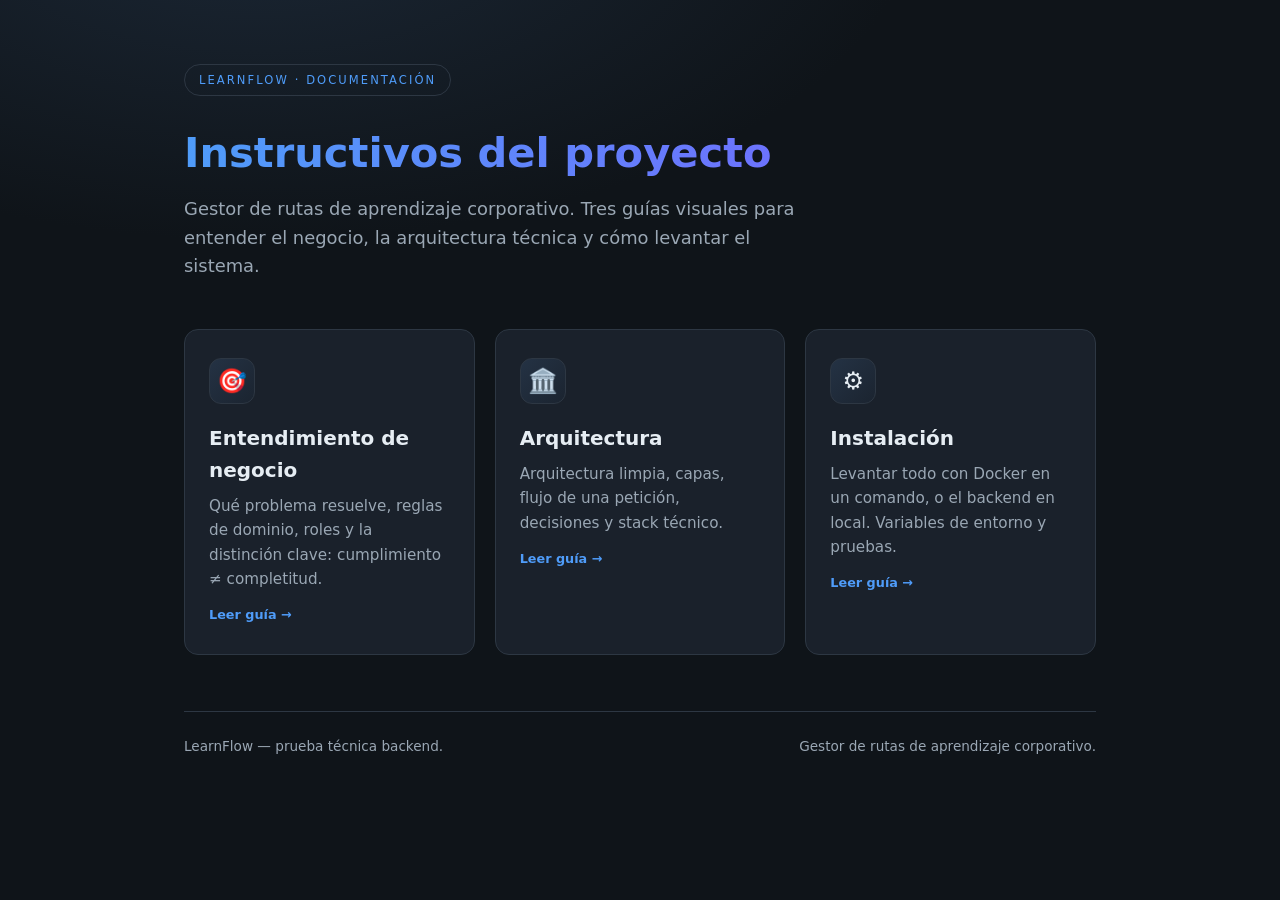
<file: docs/html/index.html>
<!DOCTYPE html>
<html lang="es">
<head>
<meta charset="UTF-8">
<meta name="viewport" content="width=device-width, initial-scale=1.0">
<title>LearnFlow — Instructivos</title>
<style>
  :root{
    --bg:#0f1419; --panel:#1a212b; --panel2:#222b38; --ink:#e6edf3; --muted:#9aa7b4;
    --brand:#4f9cf9; --brand2:#7c5cff; --ok:#3fb950; --warn:#d29922; --line:#2d3743;
    --radius:14px; --shadow:0 8px 30px rgba(0,0,0,.35);
  }
  *{box-sizing:border-box}
  body{margin:0;font-family:'Segoe UI',system-ui,-apple-system,sans-serif;
    background:radial-gradient(1200px 600px at 20% -10%,#1b2735 0%,var(--bg) 55%);
    color:var(--ink);line-height:1.6;min-height:100vh}
  .wrap{max-width:960px;margin:0 auto;padding:64px 24px}
  .badge{display:inline-block;font-size:.72rem;letter-spacing:.18em;text-transform:uppercase;
    color:var(--brand);border:1px solid var(--line);padding:6px 14px;border-radius:999px;margin-bottom:24px}
  h1{font-size:2.6rem;margin:0 0 8px;font-weight:800;
    background:linear-gradient(90deg,var(--brand),var(--brand2));-webkit-background-clip:text;
    background-clip:text;color:transparent}
  .lead{color:var(--muted);font-size:1.12rem;max-width:640px;margin:0 0 48px}
  .grid{display:grid;grid-template-columns:repeat(auto-fit,minmax(240px,1fr));gap:20px}
  a.card{display:block;text-decoration:none;color:inherit;background:var(--panel);
    border:1px solid var(--line);border-radius:var(--radius);padding:28px 24px;
    transition:transform .15s ease,border-color .15s ease,box-shadow .15s ease}
  a.card:hover{transform:translateY(-4px);border-color:var(--brand);box-shadow:var(--shadow)}
  .ic{width:46px;height:46px;border-radius:12px;display:grid;place-items:center;font-size:1.5rem;
    margin-bottom:18px;background:linear-gradient(135deg,#243244,#1b2430);border:1px solid var(--line)}
  .card h2{margin:0 0 8px;font-size:1.25rem}
  .card p{margin:0;color:var(--muted);font-size:.95rem}
  .meta{margin-top:14px;font-size:.8rem;color:var(--brand);font-weight:600}
  footer{margin-top:56px;padding-top:24px;border-top:1px solid var(--line);
    color:var(--muted);font-size:.85rem;display:flex;justify-content:space-between;flex-wrap:wrap;gap:8px}
  footer a{color:var(--brand);text-decoration:none}
</style>
</head>
<body>
<div class="wrap">
  <span class="badge">LearnFlow · Documentación</span>
  <h1>Instructivos del proyecto</h1>
  <p class="lead">Gestor de rutas de aprendizaje corporativo. Tres guías visuales para
    entender el negocio, la arquitectura técnica y cómo levantar el sistema.</p>

  <div class="grid">
    <a class="card" href="negocio.html">
      <div class="ic">🎯</div>
      <h2>Entendimiento de negocio</h2>
      <p>Qué problema resuelve, reglas de dominio, roles y la distinción clave: cumplimiento ≠ completitud.</p>
      <div class="meta">Leer guía →</div>
    </a>
    <a class="card" href="arquitectura.html">
      <div class="ic">🏛️</div>
      <h2>Arquitectura</h2>
      <p>Arquitectura limpia, capas, flujo de una petición, decisiones y stack técnico.</p>
      <div class="meta">Leer guía →</div>
    </a>
    <a class="card" href="instalacion.html">
      <div class="ic">⚙️</div>
      <h2>Instalación</h2>
      <p>Levantar todo con Docker en un comando, o el backend en local. Variables de entorno y pruebas.</p>
      <div class="meta">Leer guía →</div>
    </a>
  </div>

  <footer>
    <span>LearnFlow — prueba técnica backend.</span>
    <span>Gestor de rutas de aprendizaje corporativo.</span>
  </footer>
</div>
</body>
</html>
</file>
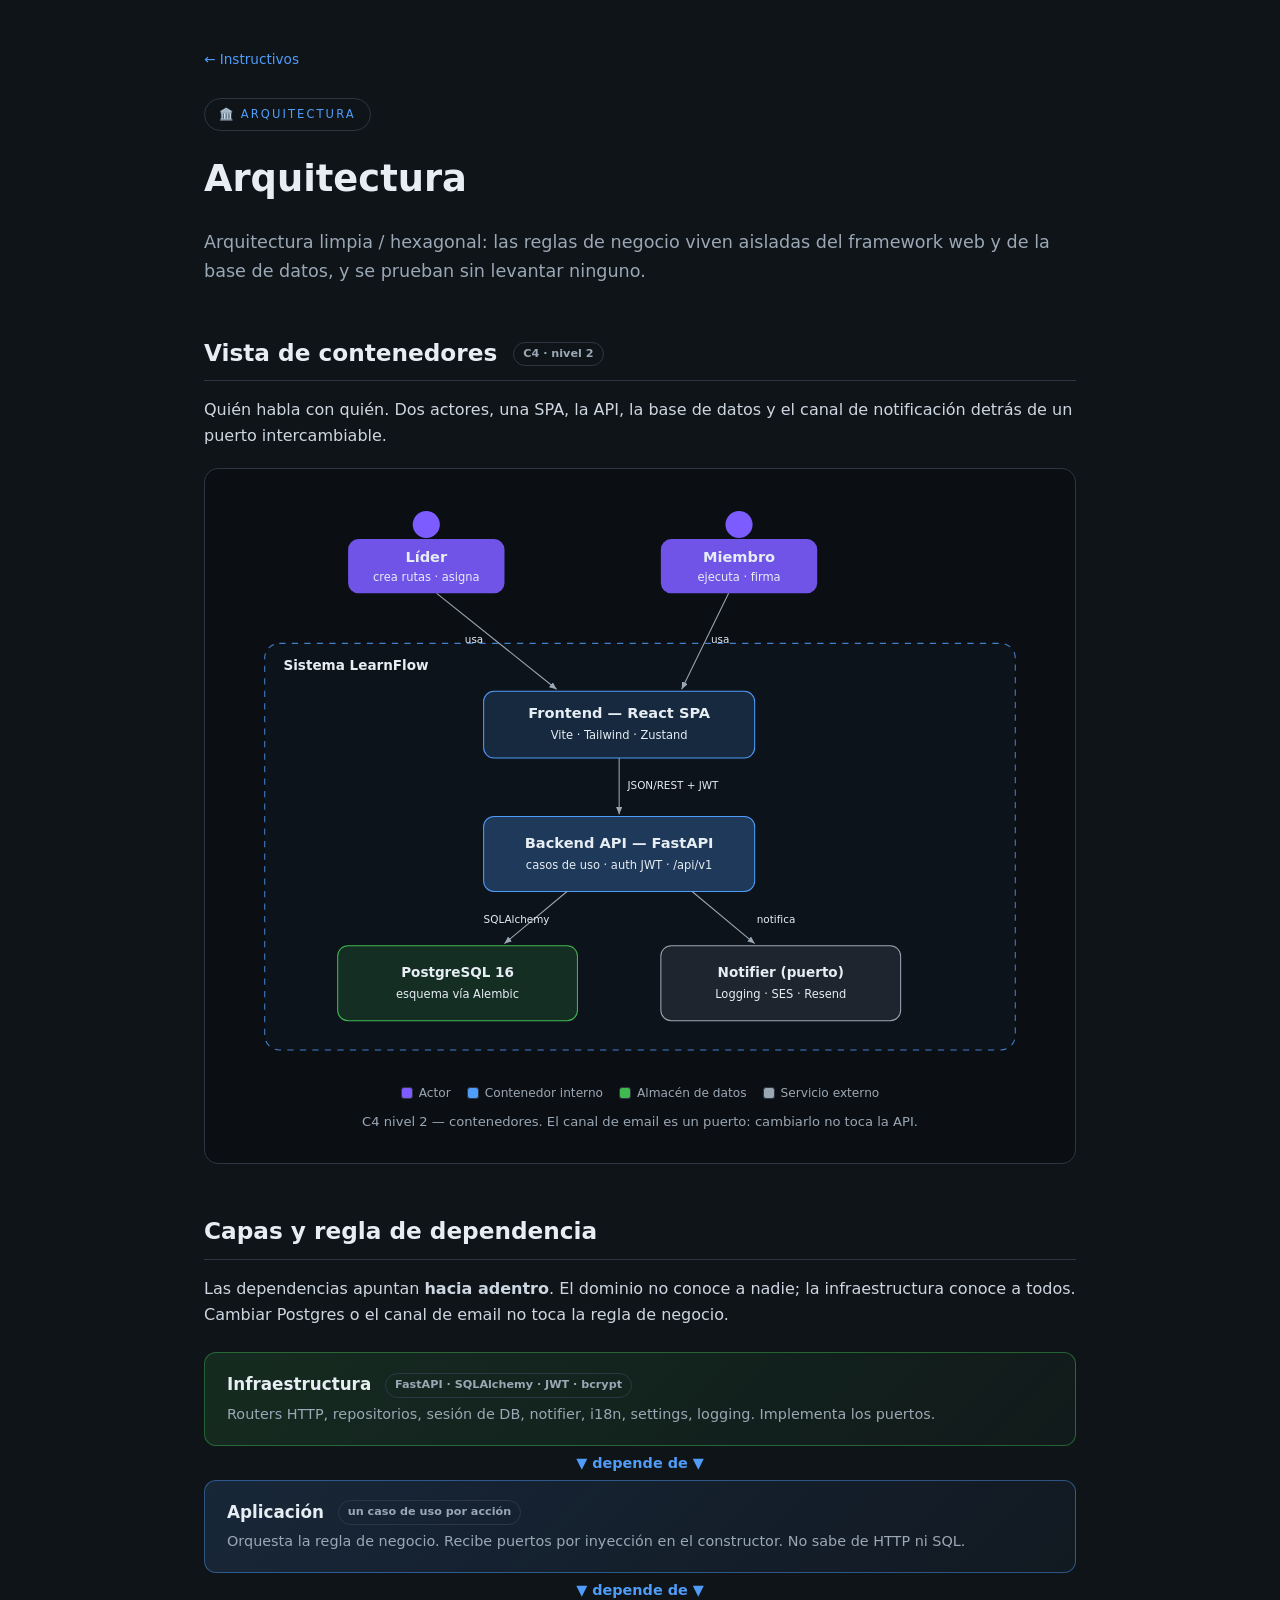
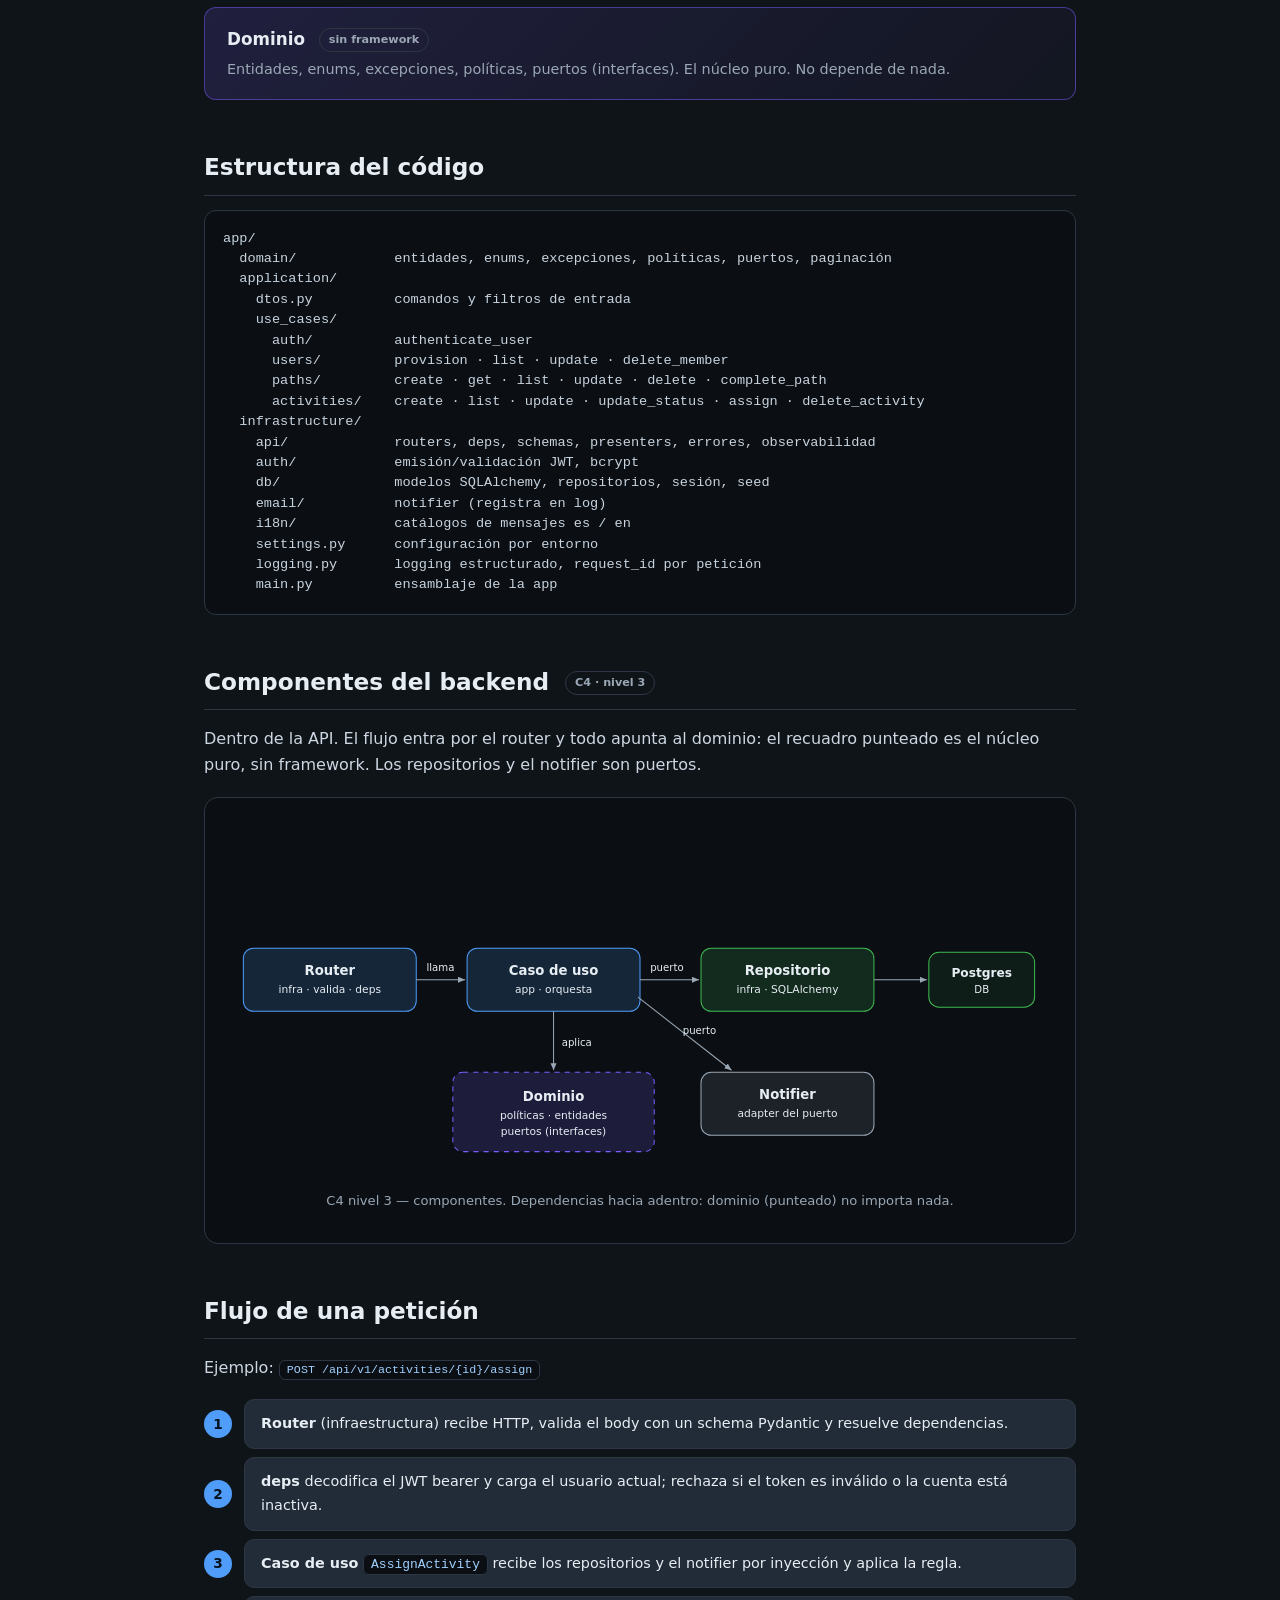
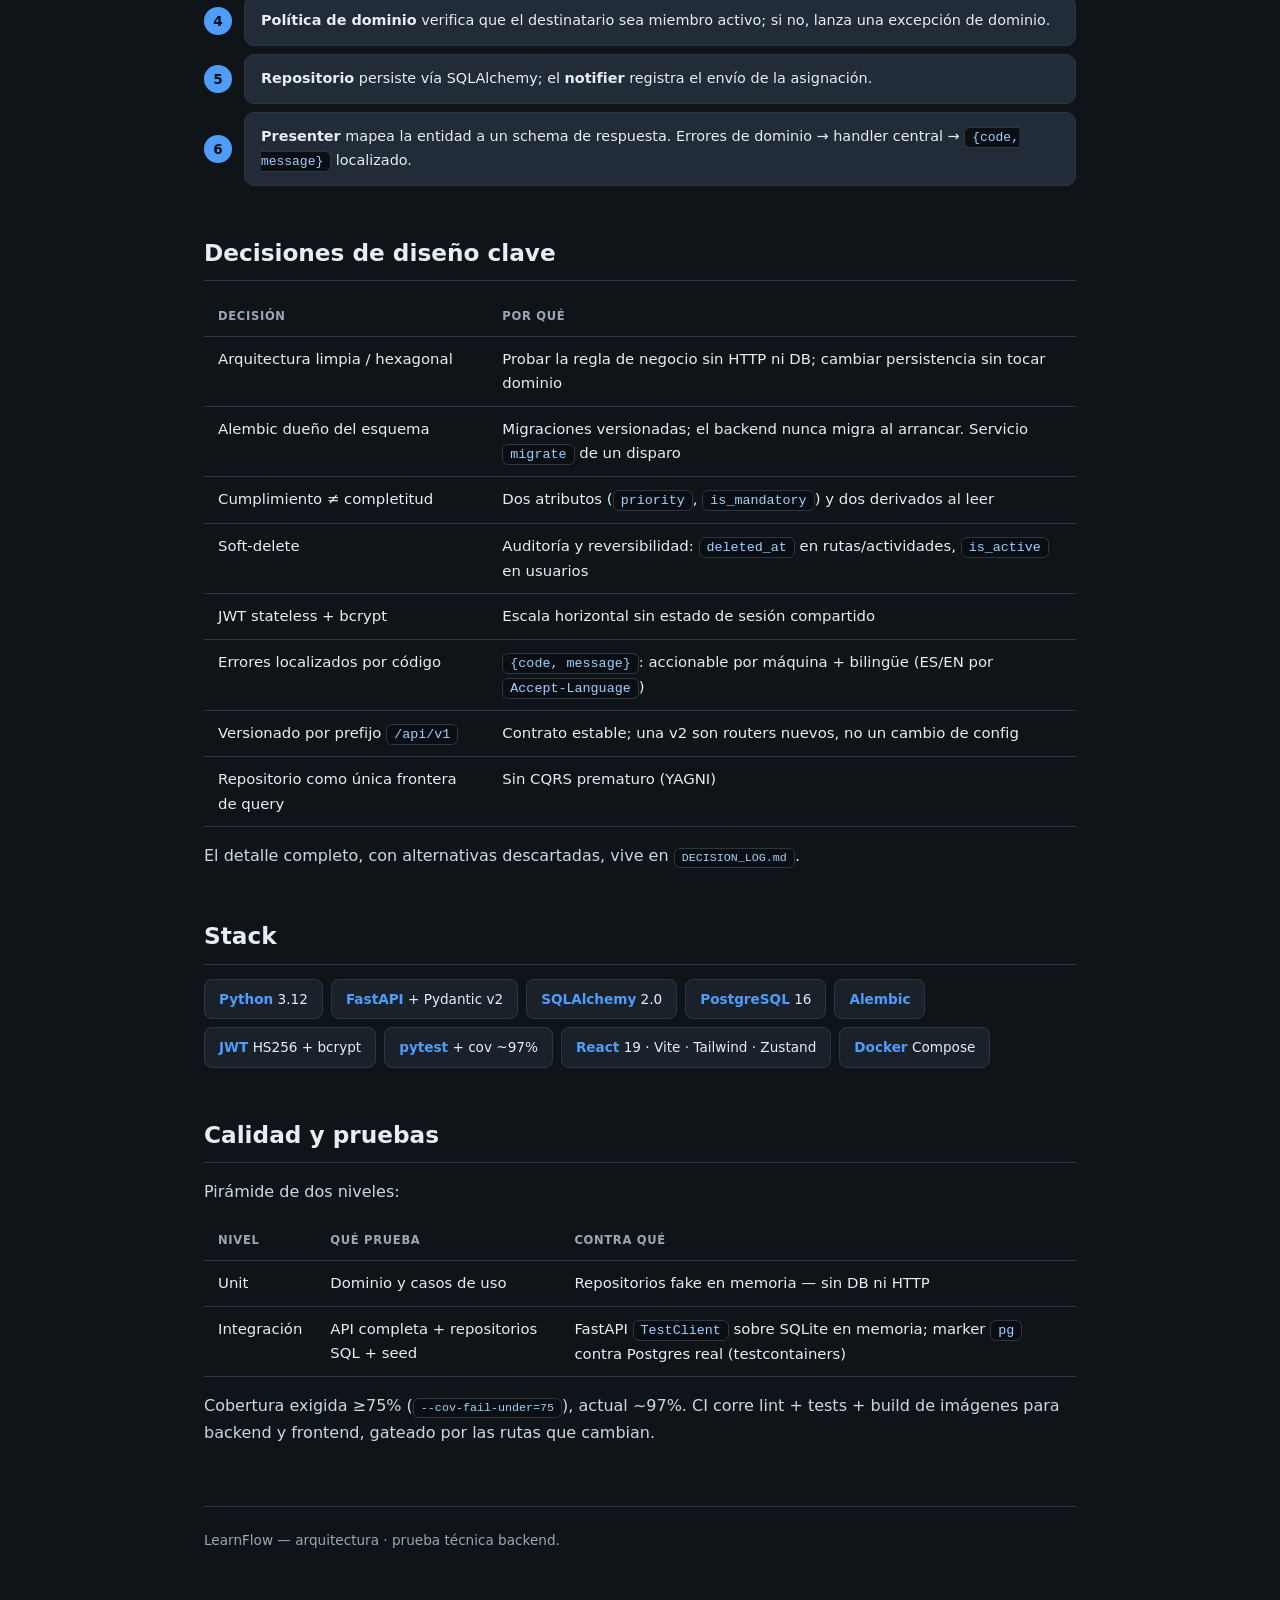
<file: docs/html/arquitectura.html>
<!DOCTYPE html>
<html lang="es">
<head>
<meta charset="UTF-8">
<meta name="viewport" content="width=device-width, initial-scale=1.0">
<title>LearnFlow — Arquitectura</title>
<style>
  :root{
    --bg:#0f1419; --panel:#1a212b; --panel2:#222b38; --ink:#e6edf3; --muted:#9aa7b4;
    --brand:#4f9cf9; --brand2:#7c5cff; --ok:#3fb950; --line:#2d3743; --radius:14px;
    --dom:#7c5cff; --app:#4f9cf9; --inf:#3fb950;
  }
  *{box-sizing:border-box}
  body{margin:0;font-family:'Segoe UI',system-ui,sans-serif;
    background:radial-gradient(1200px 600px at 80% -10%,#1b2735 0%,var(--bg) 55%);
    color:var(--ink);line-height:1.65}
  .wrap{max-width:920px;margin:0 auto;padding:48px 24px 80px}
  nav{font-size:.85rem;margin-bottom:28px}
  nav a{color:var(--brand);text-decoration:none}
  .badge{display:inline-block;font-size:.72rem;letter-spacing:.18em;text-transform:uppercase;
    color:var(--brand);border:1px solid var(--line);padding:6px 14px;border-radius:999px;margin-bottom:18px}
  h1{font-size:2.3rem;margin:0 0 10px;font-weight:800}
  h2{font-size:1.45rem;margin:48px 0 14px;padding-bottom:8px;border-bottom:1px solid var(--line)}
  h3{font-size:1.05rem;margin:22px 0 8px;color:var(--brand)}
  p,li{color:#cdd7e1}
  .lead{color:var(--muted);font-size:1.1rem}
  code{background:#0b0f14;border:1px solid var(--line);border-radius:6px;padding:2px 7px;font-size:.9em;color:#9fd0ff}
  .panel{background:var(--panel);border:1px solid var(--line);border-radius:var(--radius);padding:22px 24px;margin:18px 0}
  /* layered diagram */
  .layers{margin:24px 0}
  .layer{border-radius:12px;padding:18px 22px;margin:0 0 6px;border:1px solid var(--line);position:relative}
  .layer h3{margin:0 0 4px;color:inherit}
  .layer p{margin:0;font-size:.9rem;color:var(--muted)}
  .l-inf{background:linear-gradient(135deg,rgba(63,185,80,.14),rgba(63,185,80,.04));border-color:rgba(63,185,80,.45)}
  .l-app{background:linear-gradient(135deg,rgba(79,156,249,.14),rgba(79,156,249,.04));border-color:rgba(79,156,249,.45)}
  .l-dom{background:linear-gradient(135deg,rgba(124,92,255,.16),rgba(124,92,255,.04));border-color:rgba(124,92,255,.5)}
  .dep{text-align:center;color:var(--brand);font-weight:700;margin:4px 0;font-size:.9rem}
  .tag{display:inline-block;font-size:.7rem;padding:2px 9px;border-radius:999px;border:1px solid var(--line);
    color:var(--muted);margin-left:8px;vertical-align:middle}
  /* flow */
  .flow{display:flex;flex-direction:column;gap:8px;margin:18px 0}
  .frow{display:flex;align-items:center;gap:12px}
  .fbox{flex:1;background:var(--panel2);border:1px solid var(--line);border-radius:10px;padding:12px 16px;font-size:.9rem}
  .fnum{width:28px;height:28px;border-radius:50%;background:var(--brand);color:#04121f;display:grid;
    place-items:center;font-weight:800;flex:none;font-size:.85rem}
  /* C4 diagrams */
  .diagram{background:#0b0f14;border:1px solid var(--line);border-radius:var(--radius);
    padding:18px;margin:18px 0;overflow-x:auto}
  .diagram svg{display:block;width:100%;height:auto;min-width:560px}
  .diagram text{font-family:'Segoe UI',system-ui,sans-serif;fill:var(--ink)}
  .caption{color:var(--muted);font-size:.82rem;margin-top:8px;text-align:center}
  .legend{display:flex;flex-wrap:wrap;gap:16px;justify-content:center;margin:12px 0 2px;
    font-size:.76rem;color:var(--muted)}
  .legend span{display:inline-flex;align-items:center;gap:6px}
  .legend i{width:12px;height:12px;border-radius:3px;display:inline-block;border:1px solid var(--line)}
  table{width:100%;border-collapse:collapse;margin:16px 0;font-size:.93rem}
  th,td{text-align:left;padding:10px 14px;border-bottom:1px solid var(--line);vertical-align:top}
  th{color:var(--muted);font-weight:600;text-transform:uppercase;font-size:.72rem;letter-spacing:.06em}
  pre{background:#0b0f14;border:1px solid var(--line);border-radius:12px;padding:18px;overflow:auto;
    font-size:.85rem;color:#c8d3de;line-height:1.5}
  .stack{display:flex;flex-wrap:wrap;gap:8px;margin:14px 0}
  .chip{background:var(--panel);border:1px solid var(--line);border-radius:8px;padding:8px 14px;font-size:.85rem}
  .chip b{color:var(--brand)}
  footer{margin-top:60px;padding-top:22px;border-top:1px solid var(--line);color:var(--muted);font-size:.85rem}
  footer a{color:var(--brand);text-decoration:none}
</style>
</head>
<body>
<div class="wrap">
  <nav><a href="index.html">← Instructivos</a></nav>
  <span class="badge">🏛️ Arquitectura</span>
  <h1>Arquitectura</h1>
  <p class="lead">Arquitectura limpia / hexagonal: las reglas de negocio viven aisladas del
    framework web y de la base de datos, y se prueban sin levantar ninguno.</p>

  <h2>Vista de contenedores <span class="tag">C4 · nivel 2</span></h2>
  <p>Quién habla con quién. Dos actores, una SPA, la API, la base de datos y el canal de
    notificación detrás de un puerto intercambiable.</p>
  <div class="diagram">
    <svg viewBox="0 0 800 560" role="img" aria-label="Diagrama de contenedores C4 de LearnFlow">
      <defs>
        <marker id="ah" markerWidth="9" markerHeight="9" refX="7" refY="3" orient="auto">
          <path d="M0,0 L7,3 L0,6 Z" fill="#9aa7b4"/>
        </marker>
      </defs>
      <!-- persons -->
      <g>
        <circle cx="195" cy="36" r="13" fill="#7c5cff"/>
        <rect x="120" y="50" width="150" height="52" rx="10" fill="#7c5cff" opacity="0.9"/>
        <text x="195" y="72" text-anchor="middle" font-size="14" font-weight="700" fill="#0b0f14">Líder</text>
        <text x="195" y="90" text-anchor="middle" font-size="11" fill="#0b0f14">crea rutas · asigna</text>
      </g>
      <g>
        <circle cx="495" cy="36" r="13" fill="#7c5cff"/>
        <rect x="420" y="50" width="150" height="52" rx="10" fill="#7c5cff" opacity="0.9"/>
        <text x="495" y="72" text-anchor="middle" font-size="14" font-weight="700" fill="#0b0f14">Miembro</text>
        <text x="495" y="90" text-anchor="middle" font-size="11" fill="#0b0f14">ejecuta · firma</text>
      </g>
      <!-- system boundary -->
      <rect x="40" y="150" width="720" height="390" rx="14" fill="rgba(79,156,249,0.04)"
        stroke="#4f9cf9" stroke-dasharray="6 6" opacity="0.8"/>
      <text x="58" y="176" font-size="13" font-weight="700" fill="#9aa7b4">Sistema LearnFlow</text>
      <!-- frontend -->
      <rect x="250" y="196" width="260" height="64" rx="10" fill="rgba(79,156,249,0.16)" stroke="#4f9cf9"/>
      <text x="380" y="222" text-anchor="middle" font-size="14" font-weight="700">Frontend — React SPA</text>
      <text x="380" y="242" text-anchor="middle" font-size="11" fill="#9aa7b4">Vite · Tailwind · Zustand</text>
      <!-- backend -->
      <rect x="250" y="316" width="260" height="72" rx="10" fill="rgba(79,156,249,0.28)" stroke="#4f9cf9"/>
      <text x="380" y="346" text-anchor="middle" font-size="14" font-weight="700">Backend API — FastAPI</text>
      <text x="380" y="366" text-anchor="middle" font-size="11" fill="#cdd7e1">casos de uso · auth JWT · /api/v1</text>
      <!-- db -->
      <rect x="110" y="440" width="230" height="72" rx="10" fill="rgba(63,185,80,0.16)" stroke="#3fb950"/>
      <text x="225" y="470" text-anchor="middle" font-size="13" font-weight="700">PostgreSQL 16</text>
      <text x="225" y="490" text-anchor="middle" font-size="11" fill="#9aa7b4">esquema vía Alembic</text>
      <!-- notifier -->
      <rect x="420" y="440" width="230" height="72" rx="10" fill="rgba(154,167,180,0.12)" stroke="#9aa7b4"/>
      <text x="535" y="470" text-anchor="middle" font-size="13" font-weight="700">Notifier (puerto)</text>
      <text x="535" y="490" text-anchor="middle" font-size="11" fill="#9aa7b4">Logging · SES · Resend</text>
      <!-- edges -->
      <line x1="205" y1="102" x2="320" y2="194" stroke="#9aa7b4" marker-end="url(#ah)"/>
      <text x="232" y="150" font-size="10" fill="#9aa7b4">usa</text>
      <line x1="485" y1="102" x2="440" y2="194" stroke="#9aa7b4" marker-end="url(#ah)"/>
      <text x="468" y="150" font-size="10" fill="#9aa7b4">usa</text>
      <line x1="380" y1="260" x2="380" y2="314" stroke="#9aa7b4" marker-end="url(#ah)"/>
      <text x="388" y="290" font-size="10" fill="#9aa7b4">JSON/REST + JWT</text>
      <line x1="330" y1="388" x2="270" y2="438" stroke="#9aa7b4" marker-end="url(#ah)"/>
      <text x="250" y="418" font-size="10" fill="#9aa7b4">SQLAlchemy</text>
      <line x1="450" y1="388" x2="510" y2="438" stroke="#9aa7b4" marker-end="url(#ah)"/>
      <text x="512" y="418" font-size="10" fill="#9aa7b4">notifica</text>
    </svg>
    <div class="legend">
      <span><i style="background:#7c5cff"></i>Actor</span>
      <span><i style="background:#4f9cf9"></i>Contenedor interno</span>
      <span><i style="background:#3fb950"></i>Almacén de datos</span>
      <span><i style="background:#9aa7b4"></i>Servicio externo</span>
    </div>
    <p class="caption">C4 nivel 2 — contenedores. El canal de email es un puerto: cambiarlo no toca la API.</p>
  </div>

  <h2>Capas y regla de dependencia</h2>
  <p>Las dependencias apuntan <strong>hacia adentro</strong>. El dominio no conoce a nadie; la
    infraestructura conoce a todos. Cambiar Postgres o el canal de email no toca la regla de negocio.</p>

  <div class="layers">
    <div class="layer l-inf">
      <h3>Infraestructura <span class="tag">FastAPI · SQLAlchemy · JWT · bcrypt</span></h3>
      <p>Routers HTTP, repositorios, sesión de DB, notifier, i18n, settings, logging. Implementa los puertos.</p>
    </div>
    <div class="dep">▼ depende de ▼</div>
    <div class="layer l-app">
      <h3>Aplicación <span class="tag">un caso de uso por acción</span></h3>
      <p>Orquesta la regla de negocio. Recibe puertos por inyección en el constructor. No sabe de HTTP ni SQL.</p>
    </div>
    <div class="dep">▼ depende de ▼</div>
    <div class="layer l-dom">
      <h3>Dominio <span class="tag">sin framework</span></h3>
      <p>Entidades, enums, excepciones, políticas, puertos (interfaces). El núcleo puro. No depende de nada.</p>
    </div>
  </div>

  <h2>Estructura del código</h2>
  <pre>app/
  domain/            entidades, enums, excepciones, políticas, puertos, paginación
  application/
    dtos.py          comandos y filtros de entrada
    use_cases/
      auth/          authenticate_user
      users/         provision · list · update · delete_member
      paths/         create · get · list · update · delete · complete_path
      activities/    create · list · update · update_status · assign · delete_activity
  infrastructure/
    api/             routers, deps, schemas, presenters, errores, observabilidad
    auth/            emisión/validación JWT, bcrypt
    db/              modelos SQLAlchemy, repositorios, sesión, seed
    email/           notifier (registra en log)
    i18n/            catálogos de mensajes es / en
    settings.py      configuración por entorno
    logging.py       logging estructurado, request_id por petición
    main.py          ensamblaje de la app</pre>

  <h2>Componentes del backend <span class="tag">C4 · nivel 3</span></h2>
  <p>Dentro de la API. El flujo entra por el router y todo apunta al dominio: el recuadro
    punteado es el núcleo puro, sin framework. Los repositorios y el notifier son puertos.</p>
  <div class="diagram">
    <svg viewBox="0 0 820 360" role="img" aria-label="Diagrama de componentes C4 del backend">
      <defs>
        <marker id="ah2" markerWidth="9" markerHeight="9" refX="7" refY="3" orient="auto">
          <path d="M0,0 L7,3 L0,6 Z" fill="#9aa7b4"/>
        </marker>
      </defs>
      <!-- router -->
      <rect x="20" y="130" width="170" height="62" rx="10" fill="rgba(79,156,249,0.16)" stroke="#4f9cf9"/>
      <text x="105" y="156" text-anchor="middle" font-size="13" font-weight="700">Router</text>
      <text x="105" y="174" text-anchor="middle" font-size="10.5" fill="#9aa7b4">infra · valida · deps</text>
      <!-- use case -->
      <rect x="240" y="130" width="170" height="62" rx="10" fill="rgba(79,156,249,0.16)" stroke="#4f9cf9"/>
      <text x="325" y="156" text-anchor="middle" font-size="13" font-weight="700">Caso de uso</text>
      <text x="325" y="174" text-anchor="middle" font-size="10.5" fill="#9aa7b4">app · orquesta</text>
      <!-- domain (core) -->
      <rect x="226" y="252" width="198" height="78" rx="10" fill="rgba(124,92,255,0.16)"
        stroke="#7c5cff" stroke-dasharray="5 5"/>
      <text x="325" y="280" text-anchor="middle" font-size="13" font-weight="700">Dominio</text>
      <text x="325" y="298" text-anchor="middle" font-size="10.5" fill="#cdd7e1">políticas · entidades</text>
      <text x="325" y="314" text-anchor="middle" font-size="10.5" fill="#cdd7e1">puertos (interfaces)</text>
      <!-- repository -->
      <rect x="470" y="130" width="170" height="62" rx="10" fill="rgba(63,185,80,0.16)" stroke="#3fb950"/>
      <text x="555" y="156" text-anchor="middle" font-size="13" font-weight="700">Repositorio</text>
      <text x="555" y="174" text-anchor="middle" font-size="10.5" fill="#9aa7b4">infra · SQLAlchemy</text>
      <!-- notifier -->
      <rect x="470" y="252" width="170" height="62" rx="10" fill="rgba(154,167,180,0.12)" stroke="#9aa7b4"/>
      <text x="555" y="278" text-anchor="middle" font-size="13" font-weight="700">Notifier</text>
      <text x="555" y="296" text-anchor="middle" font-size="10.5" fill="#9aa7b4">adapter del puerto</text>
      <!-- db -->
      <rect x="694" y="134" width="104" height="54" rx="10" fill="rgba(63,185,80,0.08)" stroke="#3fb950"/>
      <text x="746" y="158" text-anchor="middle" font-size="12" font-weight="700">Postgres</text>
      <text x="746" y="174" text-anchor="middle" font-size="10" fill="#9aa7b4">DB</text>
      <!-- edges -->
      <line x1="190" y1="161" x2="238" y2="161" stroke="#9aa7b4" marker-end="url(#ah2)"/>
      <text x="200" y="152" font-size="10" fill="#9aa7b4">llama</text>
      <line x1="410" y1="161" x2="468" y2="161" stroke="#9aa7b4" marker-end="url(#ah2)"/>
      <text x="420" y="152" font-size="10" fill="#9aa7b4">puerto</text>
      <line x1="640" y1="161" x2="692" y2="161" stroke="#9aa7b4" marker-end="url(#ah2)"/>
      <line x1="325" y1="192" x2="325" y2="250" stroke="#9aa7b4" marker-end="url(#ah2)"/>
      <text x="333" y="226" font-size="10" fill="#9aa7b4">aplica</text>
      <line x1="408" y1="178" x2="500" y2="250" stroke="#9aa7b4" marker-end="url(#ah2)"/>
      <text x="452" y="214" font-size="10" fill="#9aa7b4">puerto</text>
    </svg>
    <p class="caption">C4 nivel 3 — componentes. Dependencias hacia adentro: dominio (punteado) no importa nada.</p>
  </div>

  <h2>Flujo de una petición</h2>
  <p>Ejemplo: <code>POST /api/v1/activities/{id}/assign</code></p>
  <div class="flow">
    <div class="frow"><div class="fnum">1</div><div class="fbox"><b>Router</b> (infraestructura) recibe HTTP, valida el body con un schema Pydantic y resuelve dependencias.</div></div>
    <div class="frow"><div class="fnum">2</div><div class="fbox"><b>deps</b> decodifica el JWT bearer y carga el usuario actual; rechaza si el token es inválido o la cuenta está inactiva.</div></div>
    <div class="frow"><div class="fnum">3</div><div class="fbox"><b>Caso de uso</b> <code>AssignActivity</code> recibe los repositorios y el notifier por inyección y aplica la regla.</div></div>
    <div class="frow"><div class="fnum">4</div><div class="fbox"><b>Política de dominio</b> verifica que el destinatario sea miembro activo; si no, lanza una excepción de dominio.</div></div>
    <div class="frow"><div class="fnum">5</div><div class="fbox"><b>Repositorio</b> persiste vía SQLAlchemy; el <b>notifier</b> registra el envío de la asignación.</div></div>
    <div class="frow"><div class="fnum">6</div><div class="fbox"><b>Presenter</b> mapea la entidad a un schema de respuesta. Errores de dominio → handler central → <code>{code, message}</code> localizado.</div></div>
  </div>

  <h2>Decisiones de diseño clave</h2>
  <table>
    <tr><th>Decisión</th><th>Por qué</th></tr>
    <tr><td>Arquitectura limpia / hexagonal</td><td>Probar la regla de negocio sin HTTP ni DB; cambiar persistencia sin tocar dominio</td></tr>
    <tr><td>Alembic dueño del esquema</td><td>Migraciones versionadas; el backend nunca migra al arrancar. Servicio <code>migrate</code> de un disparo</td></tr>
    <tr><td>Cumplimiento ≠ completitud</td><td>Dos atributos (<code>priority</code>, <code>is_mandatory</code>) y dos derivados al leer</td></tr>
    <tr><td>Soft-delete</td><td>Auditoría y reversibilidad: <code>deleted_at</code> en rutas/actividades, <code>is_active</code> en usuarios</td></tr>
    <tr><td>JWT stateless + bcrypt</td><td>Escala horizontal sin estado de sesión compartido</td></tr>
    <tr><td>Errores localizados por código</td><td><code>{code, message}</code>: accionable por máquina + bilingüe (ES/EN por <code>Accept-Language</code>)</td></tr>
    <tr><td>Versionado por prefijo <code>/api/v1</code></td><td>Contrato estable; una v2 son routers nuevos, no un cambio de config</td></tr>
    <tr><td>Repositorio como única frontera de query</td><td>Sin CQRS prematuro (YAGNI)</td></tr>
  </table>
  <p>El detalle completo, con alternativas descartadas, vive en <code>DECISION_LOG.md</code>.</p>

  <h2>Stack</h2>
  <div class="stack">
    <div class="chip"><b>Python</b> 3.12</div>
    <div class="chip"><b>FastAPI</b> + Pydantic v2</div>
    <div class="chip"><b>SQLAlchemy</b> 2.0</div>
    <div class="chip"><b>PostgreSQL</b> 16</div>
    <div class="chip"><b>Alembic</b></div>
    <div class="chip"><b>JWT</b> HS256 + bcrypt</div>
    <div class="chip"><b>pytest</b> + cov ~97%</div>
    <div class="chip"><b>React</b> 19 · Vite · Tailwind · Zustand</div>
    <div class="chip"><b>Docker</b> Compose</div>
  </div>

  <h2>Calidad y pruebas</h2>
  <p>Pirámide de dos niveles:</p>
  <table>
    <tr><th>Nivel</th><th>Qué prueba</th><th>Contra qué</th></tr>
    <tr><td>Unit</td><td>Dominio y casos de uso</td><td>Repositorios fake en memoria — sin DB ni HTTP</td></tr>
    <tr><td>Integración</td><td>API completa + repositorios SQL + seed</td><td>FastAPI <code>TestClient</code> sobre SQLite en memoria; marker <code>pg</code> contra Postgres real (testcontainers)</td></tr>
  </table>
  <p>Cobertura exigida ≥75% (<code>--cov-fail-under=75</code>), actual ~97%. CI corre lint + tests +
    build de imágenes para backend y frontend, gateado por las rutas que cambian.</p>

  <footer>
    LearnFlow — arquitectura · prueba técnica backend.
  </footer>
</div>
</body>
</html>
</file>
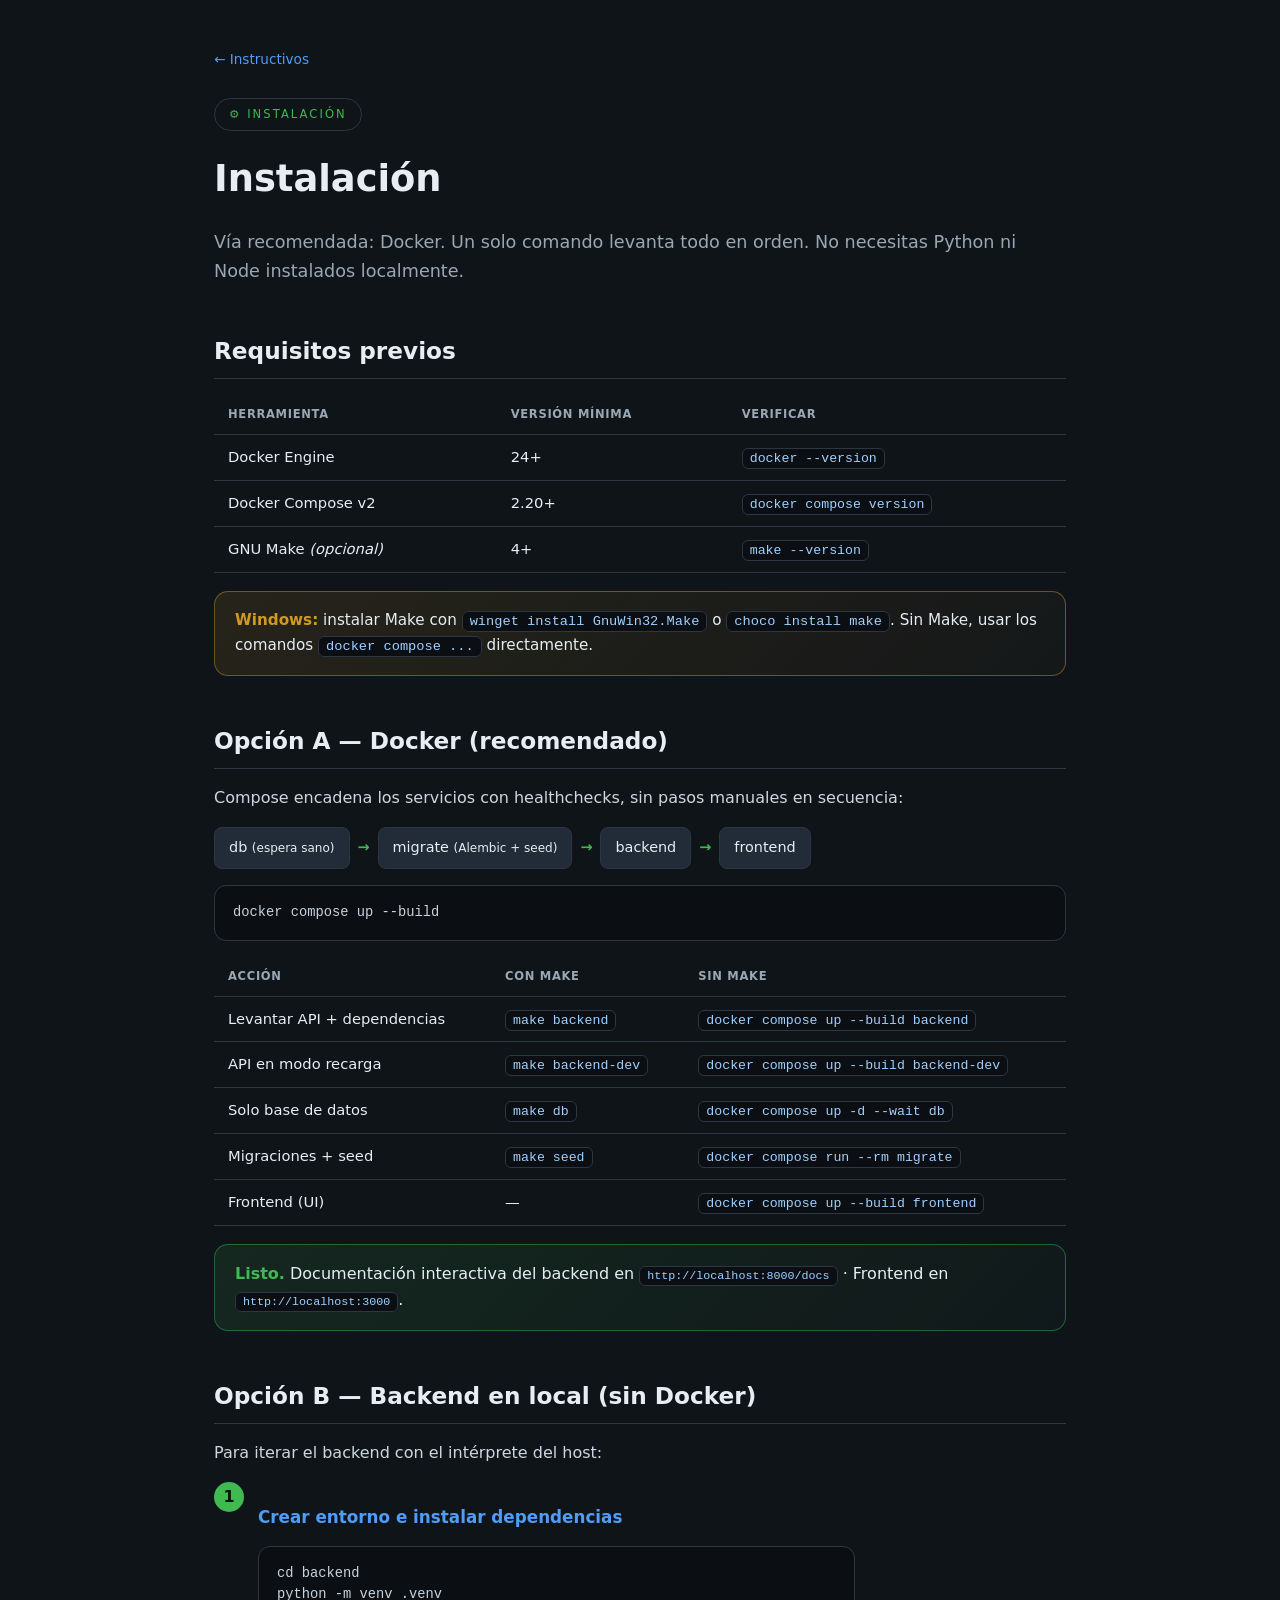
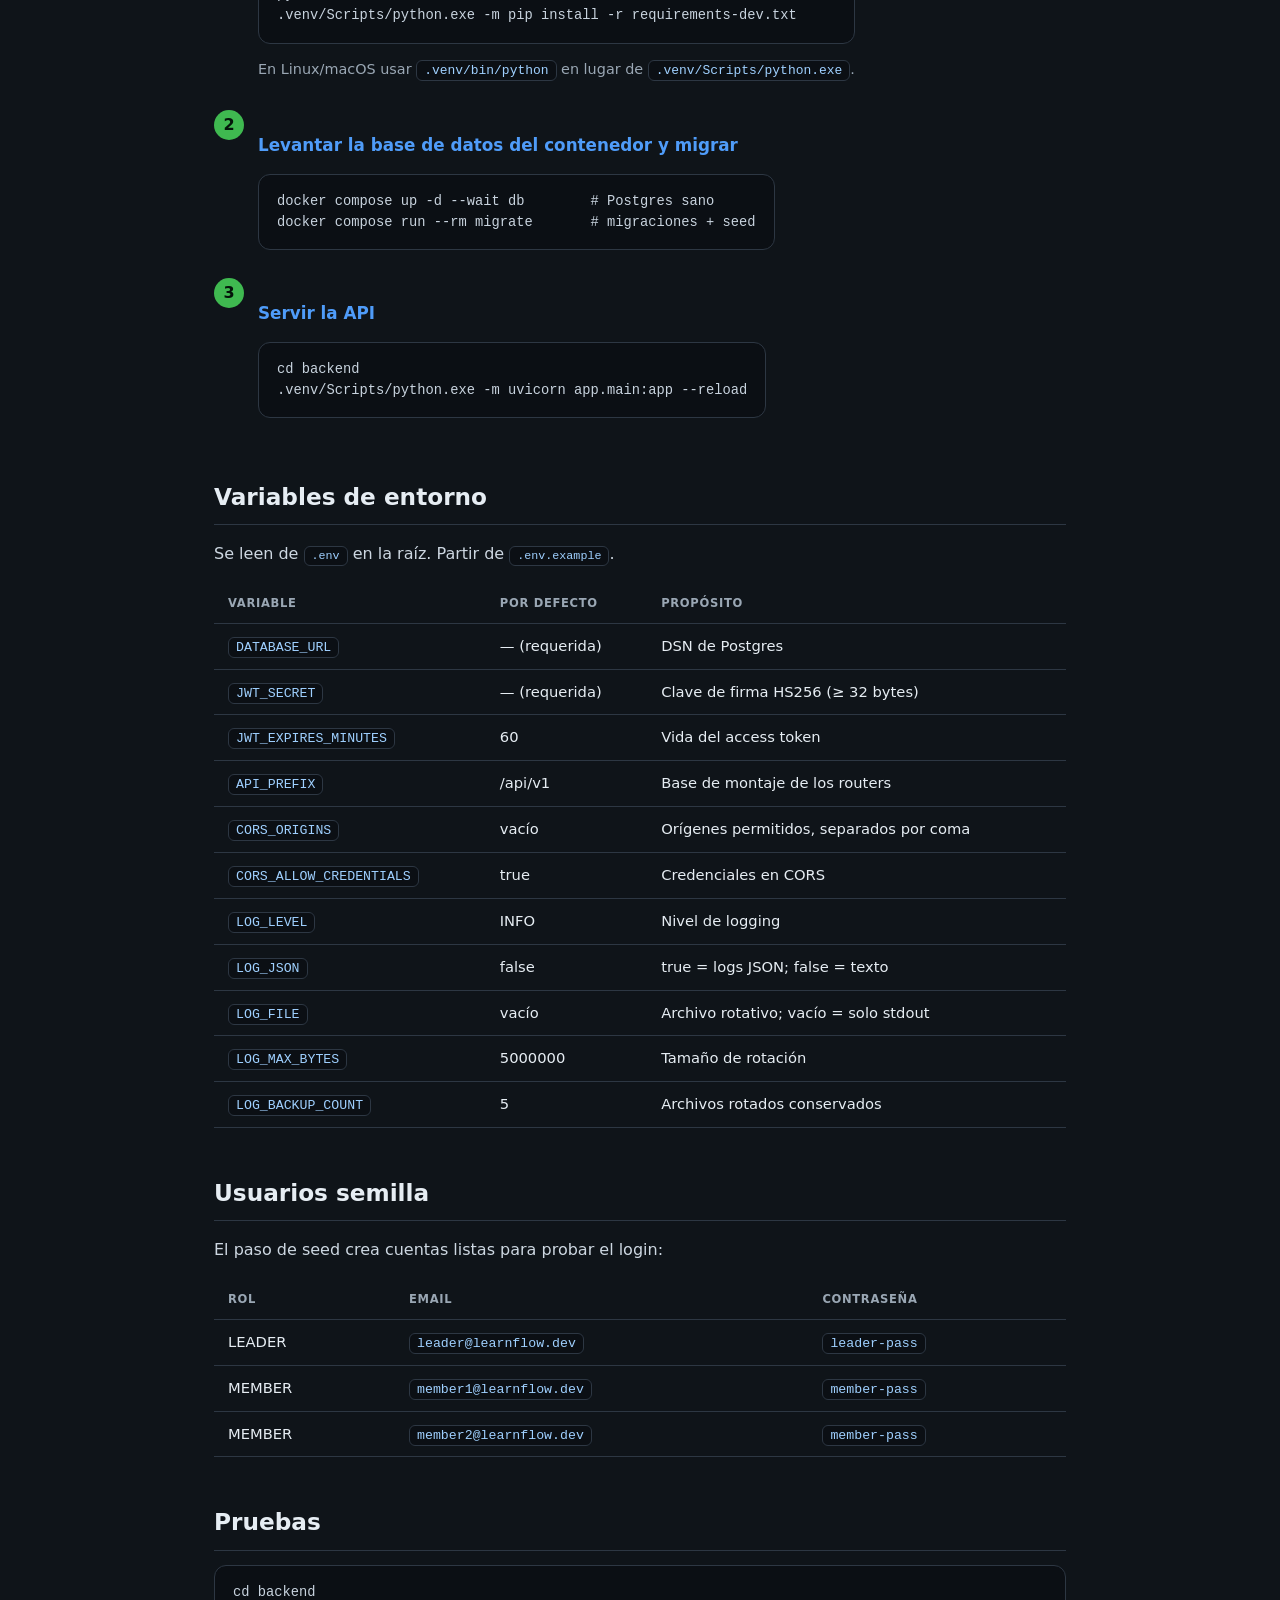
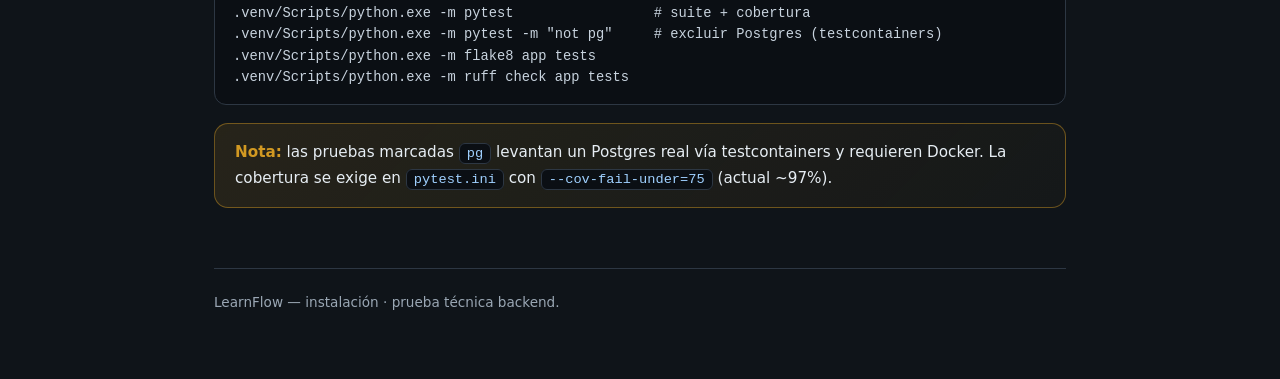
<file: docs/html/instalacion.html>
<!DOCTYPE html>
<html lang="es">
<head>
<meta charset="UTF-8">
<meta name="viewport" content="width=device-width, initial-scale=1.0">
<title>LearnFlow — Instalación</title>
<style>
  :root{
    --bg:#0f1419; --panel:#1a212b; --panel2:#222b38; --ink:#e6edf3; --muted:#9aa7b4;
    --brand:#4f9cf9; --brand2:#7c5cff; --ok:#3fb950; --warn:#d29922; --line:#2d3743; --radius:14px;
  }
  *{box-sizing:border-box}
  body{margin:0;font-family:'Segoe UI',system-ui,sans-serif;
    background:radial-gradient(1200px 600px at 80% -10%,#1b2735 0%,var(--bg) 55%);
    color:var(--ink);line-height:1.65}
  .wrap{max-width:900px;margin:0 auto;padding:48px 24px 80px}
  nav{font-size:.85rem;margin-bottom:28px}
  nav a{color:var(--brand);text-decoration:none}
  .badge{display:inline-block;font-size:.72rem;letter-spacing:.18em;text-transform:uppercase;
    color:var(--ok);border:1px solid var(--line);padding:6px 14px;border-radius:999px;margin-bottom:18px}
  h1{font-size:2.3rem;margin:0 0 10px;font-weight:800}
  h2{font-size:1.45rem;margin:46px 0 14px;padding-bottom:8px;border-bottom:1px solid var(--line)}
  h3{font-size:1.05rem;margin:22px 0 8px;color:var(--brand)}
  p,li{color:#cdd7e1}
  .lead{color:var(--muted);font-size:1.1rem}
  code{background:#0b0f14;border:1px solid var(--line);border-radius:6px;padding:2px 7px;font-size:.9em;color:#9fd0ff}
  pre{background:#0b0f14;border:1px solid var(--line);border-radius:12px;padding:16px 18px;overflow:auto;
    font-size:.86rem;color:#c8d3de;line-height:1.55;position:relative}
  .panel{background:var(--panel);border:1px solid var(--line);border-radius:var(--radius);padding:20px 24px;margin:18px 0}
  .note{background:linear-gradient(135deg,rgba(210,153,34,.12),rgba(210,153,34,.03));
    border:1px solid rgba(210,153,34,.45);border-radius:var(--radius);padding:16px 20px;margin:18px 0;font-size:.95rem}
  .note b{color:var(--warn)}
  .ok{background:linear-gradient(135deg,rgba(63,185,80,.12),rgba(63,185,80,.03));
    border:1px solid rgba(63,185,80,.45);border-radius:var(--radius);padding:16px 20px;margin:18px 0}
  .ok b{color:var(--ok)}
  table{width:100%;border-collapse:collapse;margin:16px 0;font-size:.92rem}
  th,td{text-align:left;padding:10px 14px;border-bottom:1px solid var(--line);vertical-align:top}
  th{color:var(--muted);font-weight:600;text-transform:uppercase;font-size:.72rem;letter-spacing:.06em}
  .step{display:flex;gap:14px;margin:14px 0;align-items:flex-start}
  .sn{width:30px;height:30px;border-radius:50%;background:var(--ok);color:#04140a;display:grid;
    place-items:center;font-weight:800;flex:none}
  .chain{display:flex;align-items:center;gap:8px;flex-wrap:wrap;margin:16px 0;font-size:.9rem}
  .cbox{background:var(--panel2);border:1px solid var(--line);border-radius:8px;padding:8px 14px}
  .arr{color:var(--ok);font-weight:800}
  footer{margin-top:60px;padding-top:22px;border-top:1px solid var(--line);color:var(--muted);font-size:.85rem}
  footer a{color:var(--brand);text-decoration:none}
</style>
</head>
<body>
<div class="wrap">
  <nav><a href="index.html">← Instructivos</a></nav>
  <span class="badge">⚙️ Instalación</span>
  <h1>Instalación</h1>
  <p class="lead">Vía recomendada: Docker. Un solo comando levanta todo en orden. No necesitas
    Python ni Node instalados localmente.</p>

  <h2>Requisitos previos</h2>
  <table>
    <tr><th>Herramienta</th><th>Versión mínima</th><th>Verificar</th></tr>
    <tr><td>Docker Engine</td><td>24+</td><td><code>docker --version</code></td></tr>
    <tr><td>Docker Compose v2</td><td>2.20+</td><td><code>docker compose version</code></td></tr>
    <tr><td>GNU Make <em>(opcional)</em></td><td>4+</td><td><code>make --version</code></td></tr>
  </table>
  <div class="note"><b>Windows:</b> instalar Make con <code>winget install GnuWin32.Make</code> o
    <code>choco install make</code>. Sin Make, usar los comandos <code>docker compose ...</code> directamente.</div>

  <h2>Opción A — Docker (recomendado)</h2>
  <p>Compose encadena los servicios con healthchecks, sin pasos manuales en secuencia:</p>
  <div class="chain">
    <div class="cbox">db <small>(espera sano)</small></div><span class="arr">→</span>
    <div class="cbox">migrate <small>(Alembic + seed)</small></div><span class="arr">→</span>
    <div class="cbox">backend</div><span class="arr">→</span>
    <div class="cbox">frontend</div>
  </div>
  <pre>docker compose up --build</pre>

  <table>
    <tr><th>Acción</th><th>Con Make</th><th>Sin Make</th></tr>
    <tr><td>Levantar API + dependencias</td><td><code>make backend</code></td><td><code>docker compose up --build backend</code></td></tr>
    <tr><td>API en modo recarga</td><td><code>make backend-dev</code></td><td><code>docker compose up --build backend-dev</code></td></tr>
    <tr><td>Solo base de datos</td><td><code>make db</code></td><td><code>docker compose up -d --wait db</code></td></tr>
    <tr><td>Migraciones + seed</td><td><code>make seed</code></td><td><code>docker compose run --rm migrate</code></td></tr>
    <tr><td>Frontend (UI)</td><td>—</td><td><code>docker compose up --build frontend</code></td></tr>
  </table>

  <div class="ok"><b>Listo.</b> Documentación interactiva del backend en
    <code>http://localhost:8000/docs</code> · Frontend en <code>http://localhost:3000</code>.</div>

  <h2>Opción B — Backend en local (sin Docker)</h2>
  <p>Para iterar el backend con el intérprete del host:</p>
  <div class="step"><div class="sn">1</div><div>
    <h3>Crear entorno e instalar dependencias</h3>
    <pre>cd backend
python -m venv .venv
.venv/Scripts/python.exe -m pip install -r requirements-dev.txt</pre>
    <p style="font-size:.9rem;color:var(--muted)">En Linux/macOS usar <code>.venv/bin/python</code> en lugar de <code>.venv/Scripts/python.exe</code>.</p>
  </div></div>
  <div class="step"><div class="sn">2</div><div>
    <h3>Levantar la base de datos del contenedor y migrar</h3>
    <pre>docker compose up -d --wait db        # Postgres sano
docker compose run --rm migrate       # migraciones + seed</pre>
  </div></div>
  <div class="step"><div class="sn">3</div><div>
    <h3>Servir la API</h3>
    <pre>cd backend
.venv/Scripts/python.exe -m uvicorn app.main:app --reload</pre>
  </div></div>

  <h2>Variables de entorno</h2>
  <p>Se leen de <code>.env</code> en la raíz. Partir de <code>.env.example</code>.</p>
  <table>
    <tr><th>Variable</th><th>Por defecto</th><th>Propósito</th></tr>
    <tr><td><code>DATABASE_URL</code></td><td>— (requerida)</td><td>DSN de Postgres</td></tr>
    <tr><td><code>JWT_SECRET</code></td><td>— (requerida)</td><td>Clave de firma HS256 (≥ 32 bytes)</td></tr>
    <tr><td><code>JWT_EXPIRES_MINUTES</code></td><td>60</td><td>Vida del access token</td></tr>
    <tr><td><code>API_PREFIX</code></td><td>/api/v1</td><td>Base de montaje de los routers</td></tr>
    <tr><td><code>CORS_ORIGINS</code></td><td>vacío</td><td>Orígenes permitidos, separados por coma</td></tr>
    <tr><td><code>CORS_ALLOW_CREDENTIALS</code></td><td>true</td><td>Credenciales en CORS</td></tr>
    <tr><td><code>LOG_LEVEL</code></td><td>INFO</td><td>Nivel de logging</td></tr>
    <tr><td><code>LOG_JSON</code></td><td>false</td><td>true = logs JSON; false = texto</td></tr>
    <tr><td><code>LOG_FILE</code></td><td>vacío</td><td>Archivo rotativo; vacío = solo stdout</td></tr>
    <tr><td><code>LOG_MAX_BYTES</code></td><td>5000000</td><td>Tamaño de rotación</td></tr>
    <tr><td><code>LOG_BACKUP_COUNT</code></td><td>5</td><td>Archivos rotados conservados</td></tr>
  </table>

  <h2>Usuarios semilla</h2>
  <p>El paso de seed crea cuentas listas para probar el login:</p>
  <table>
    <tr><th>Rol</th><th>Email</th><th>Contraseña</th></tr>
    <tr><td>LEADER</td><td><code>leader@learnflow.dev</code></td><td><code>leader-pass</code></td></tr>
    <tr><td>MEMBER</td><td><code>member1@learnflow.dev</code></td><td><code>member-pass</code></td></tr>
    <tr><td>MEMBER</td><td><code>member2@learnflow.dev</code></td><td><code>member-pass</code></td></tr>
  </table>

  <h2>Pruebas</h2>
  <pre>cd backend
.venv/Scripts/python.exe -m pytest                 # suite + cobertura
.venv/Scripts/python.exe -m pytest -m "not pg"     # excluir Postgres (testcontainers)
.venv/Scripts/python.exe -m flake8 app tests
.venv/Scripts/python.exe -m ruff check app tests</pre>
  <div class="note"><b>Nota:</b> las pruebas marcadas <code>pg</code> levantan un Postgres real vía
    testcontainers y requieren Docker. La cobertura se exige en <code>pytest.ini</code> con
    <code>--cov-fail-under=75</code> (actual ~97%).</div>

  <footer>
    LearnFlow — instalación · prueba técnica backend.
  </footer>
</div>
</body>
</html>
</file>
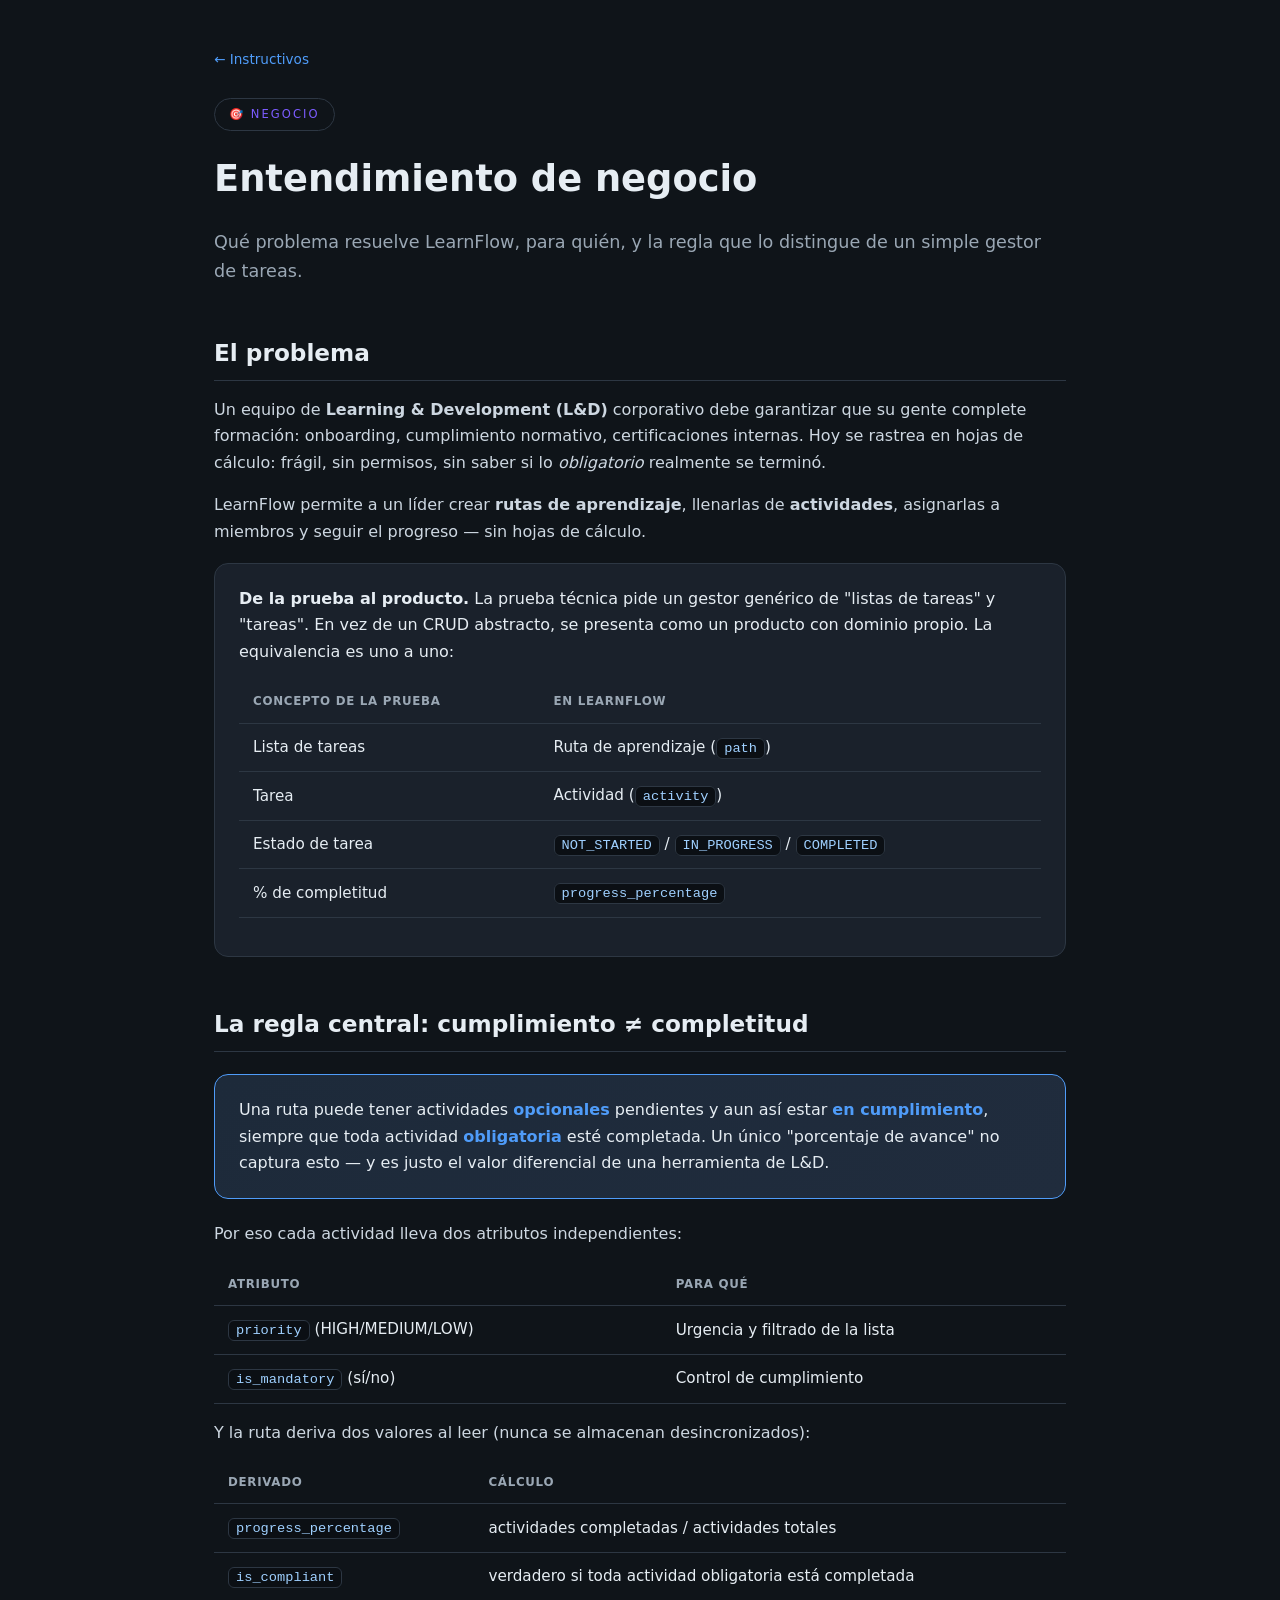
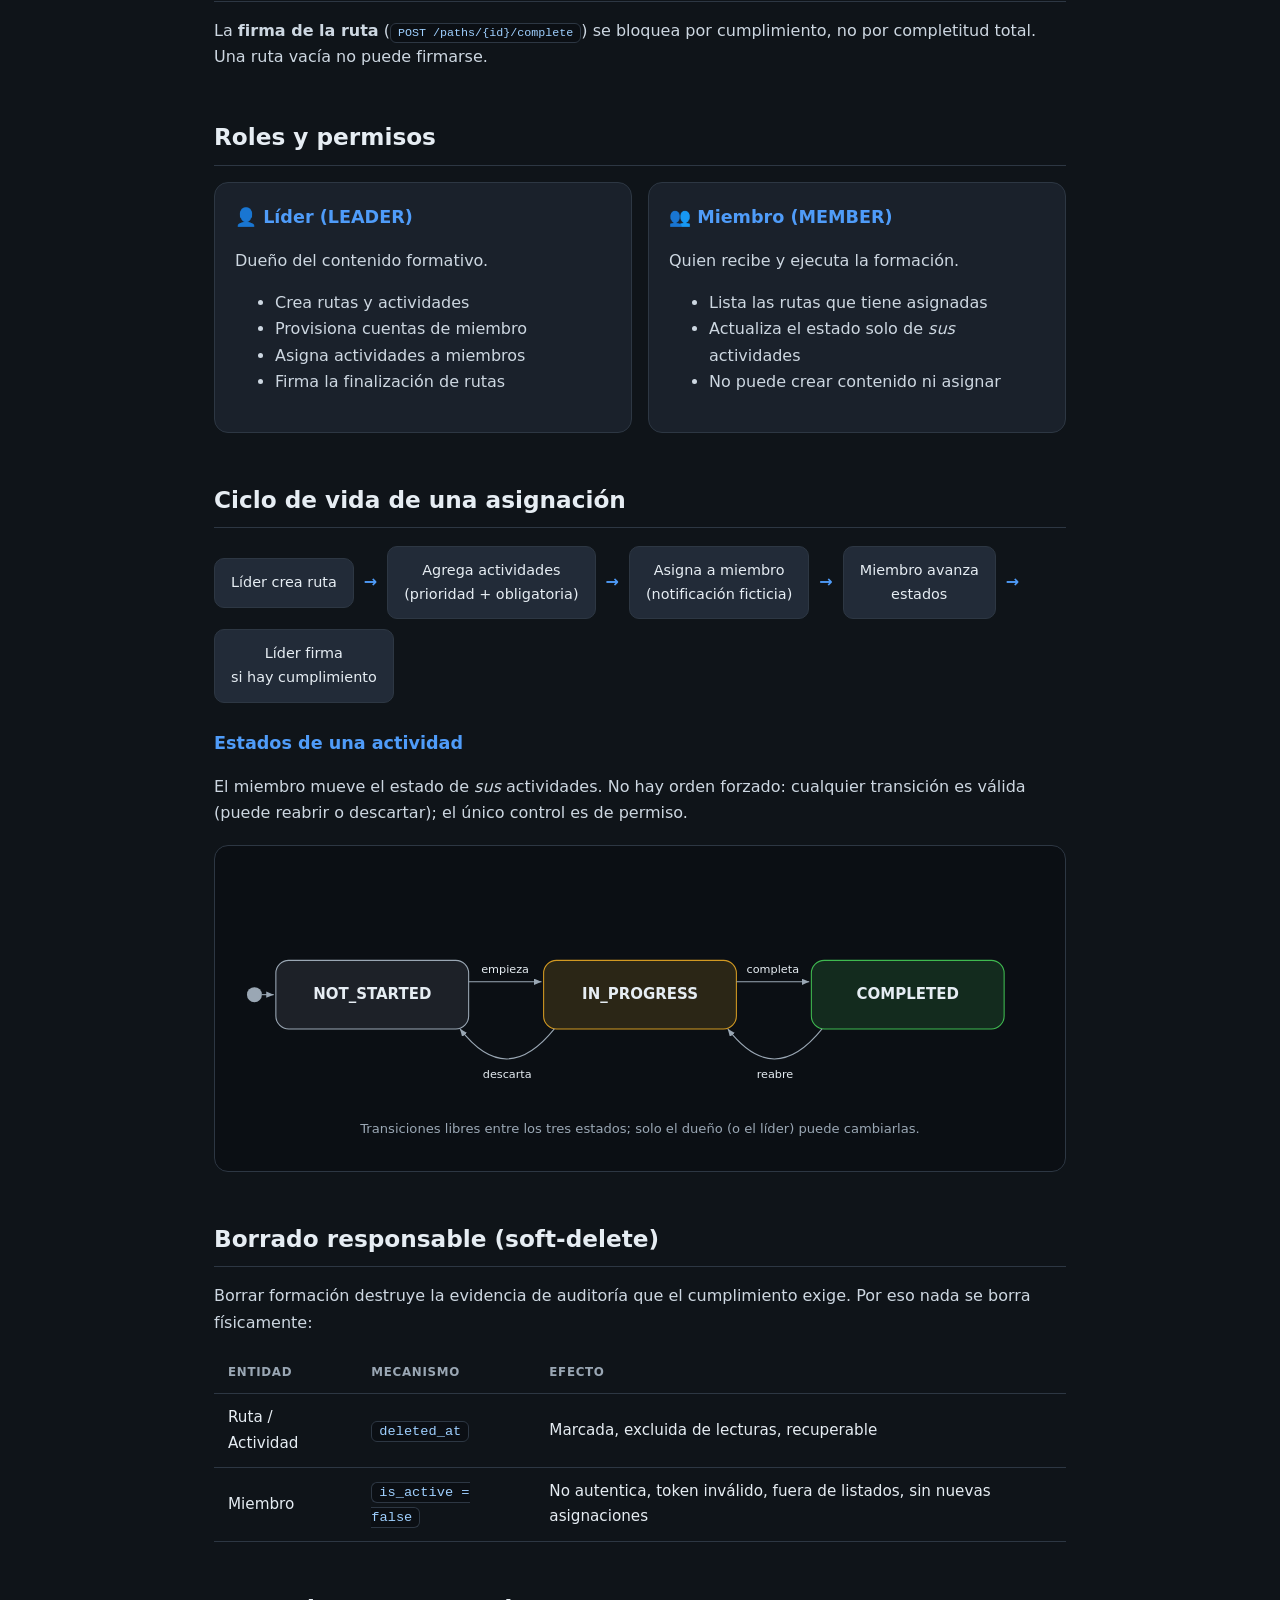
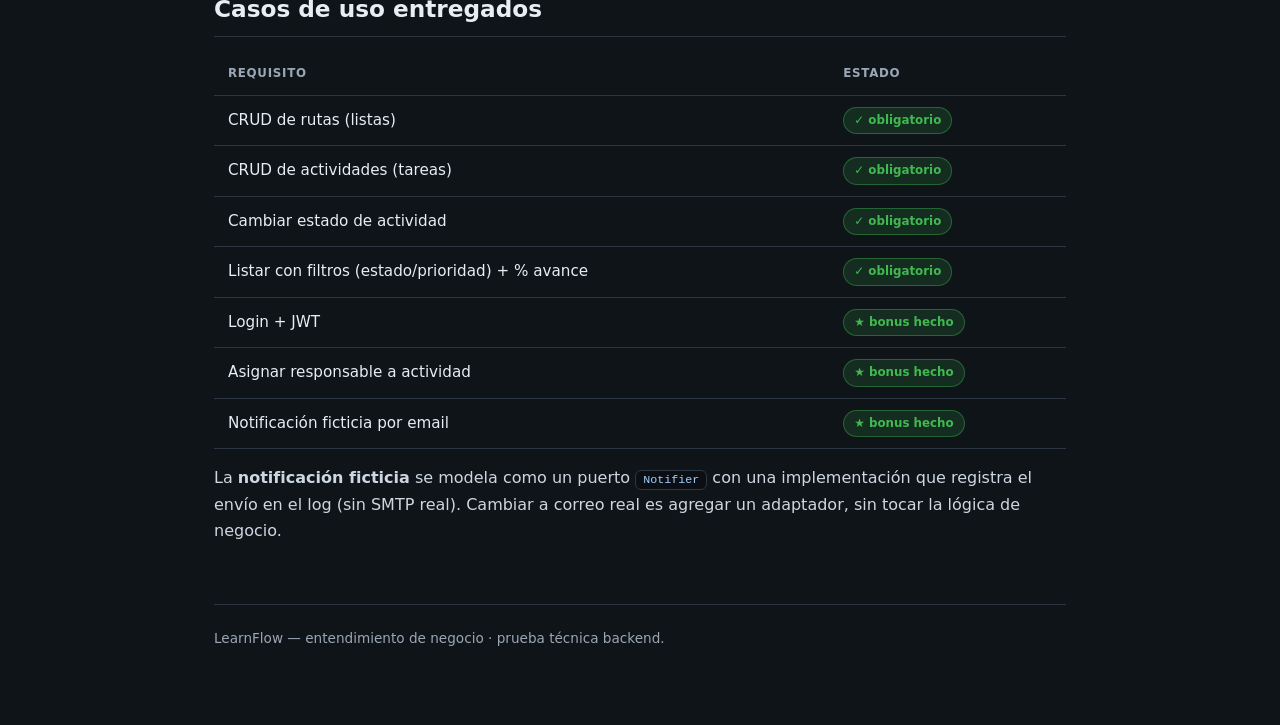
<file: docs/html/negocio.html>
<!DOCTYPE html>
<html lang="es">
<head>
<meta charset="UTF-8">
<meta name="viewport" content="width=device-width, initial-scale=1.0">
<title>LearnFlow — Entendimiento de negocio</title>
<style>
  :root{
    --bg:#0f1419; --panel:#1a212b; --panel2:#222b38; --ink:#e6edf3; --muted:#9aa7b4;
    --brand:#4f9cf9; --brand2:#7c5cff; --ok:#3fb950; --warn:#d29922; --bad:#f85149;
    --line:#2d3743; --radius:14px;
  }
  *{box-sizing:border-box}
  body{margin:0;font-family:'Segoe UI',system-ui,sans-serif;
    background:radial-gradient(1200px 600px at 80% -10%,#1b2735 0%,var(--bg) 55%);
    color:var(--ink);line-height:1.65}
  .wrap{max-width:900px;margin:0 auto;padding:48px 24px 80px}
  nav{font-size:.85rem;margin-bottom:28px}
  nav a{color:var(--brand);text-decoration:none}
  .badge{display:inline-block;font-size:.72rem;letter-spacing:.18em;text-transform:uppercase;
    color:var(--brand2);border:1px solid var(--line);padding:6px 14px;border-radius:999px;margin-bottom:18px}
  h1{font-size:2.3rem;margin:0 0 10px;font-weight:800}
  h2{font-size:1.45rem;margin:48px 0 14px;padding-bottom:8px;border-bottom:1px solid var(--line)}
  h3{font-size:1.1rem;margin:26px 0 8px;color:var(--brand)}
  p,li{color:#cdd7e1}
  .lead{color:var(--muted);font-size:1.1rem}
  .panel{background:var(--panel);border:1px solid var(--line);border-radius:var(--radius);padding:22px 24px;margin:18px 0}
  .hl{background:linear-gradient(135deg,#1d2a3a,#202c3d);border:1px solid var(--brand);
    border-radius:var(--radius);padding:22px 24px;margin:22px 0}
  .hl strong{color:var(--brand)}
  code{background:#0b0f14;border:1px solid var(--line);border-radius:6px;padding:2px 7px;font-size:.9em;color:#9fd0ff}
  table{width:100%;border-collapse:collapse;margin:16px 0;font-size:.95rem}
  th,td{text-align:left;padding:11px 14px;border-bottom:1px solid var(--line)}
  th{color:var(--muted);font-weight:600;text-transform:uppercase;font-size:.74rem;letter-spacing:.06em}
  .role{display:flex;gap:16px;flex-wrap:wrap;margin:16px 0}
  .rc{flex:1 1 240px;background:var(--panel);border:1px solid var(--line);border-radius:var(--radius);padding:20px}
  .rc h3{margin-top:0}
  .pill{display:inline-block;font-size:.74rem;padding:3px 10px;border-radius:999px;font-weight:600}
  .p-ok{background:rgba(63,185,80,.15);color:var(--ok);border:1px solid rgba(63,185,80,.4)}
  .p-bad{background:rgba(248,81,73,.15);color:var(--bad);border:1px solid rgba(248,81,73,.4)}
  .flow{display:flex;align-items:center;gap:10px;flex-wrap:wrap;margin:18px 0}
  .step{background:var(--panel2);border:1px solid var(--line);border-radius:10px;padding:12px 16px;font-size:.9rem;text-align:center}
  .arr{color:var(--brand);font-weight:800}
  .diagram{background:#0b0f14;border:1px solid var(--line);border-radius:var(--radius);
    padding:18px;margin:18px 0;overflow-x:auto}
  .diagram svg{display:block;width:100%;height:auto;min-width:520px}
  .diagram text{font-family:'Segoe UI',system-ui,sans-serif;fill:var(--ink)}
  .caption{color:var(--muted);font-size:.82rem;margin-top:8px;text-align:center}
  footer{margin-top:60px;padding-top:22px;border-top:1px solid var(--line);color:var(--muted);font-size:.85rem}
  footer a{color:var(--brand);text-decoration:none}
</style>
</head>
<body>
<div class="wrap">
  <nav><a href="index.html">← Instructivos</a></nav>
  <span class="badge">🎯 Negocio</span>
  <h1>Entendimiento de negocio</h1>
  <p class="lead">Qué problema resuelve LearnFlow, para quién, y la regla que lo distingue de
    un simple gestor de tareas.</p>

  <h2>El problema</h2>
  <p>Un equipo de <strong>Learning &amp; Development (L&amp;D)</strong> corporativo debe garantizar
    que su gente complete formación: onboarding, cumplimiento normativo, certificaciones internas.
    Hoy se rastrea en hojas de cálculo: frágil, sin permisos, sin saber si lo <em>obligatorio</em>
    realmente se terminó.</p>

  <p>LearnFlow permite a un líder crear <strong>rutas de aprendizaje</strong>, llenarlas de
    <strong>actividades</strong>, asignarlas a miembros y seguir el progreso — sin hojas de cálculo.</p>

  <div class="panel">
    <strong>De la prueba al producto.</strong> La prueba técnica pide un gestor genérico de
    "listas de tareas" y "tareas". En vez de un CRUD abstracto, se presenta como un producto
    con dominio propio. La equivalencia es uno a uno:
    <table>
      <tr><th>Concepto de la prueba</th><th>En LearnFlow</th></tr>
      <tr><td>Lista de tareas</td><td>Ruta de aprendizaje (<code>path</code>)</td></tr>
      <tr><td>Tarea</td><td>Actividad (<code>activity</code>)</td></tr>
      <tr><td>Estado de tarea</td><td><code>NOT_STARTED</code> / <code>IN_PROGRESS</code> / <code>COMPLETED</code></td></tr>
      <tr><td>% de completitud</td><td><code>progress_percentage</code></td></tr>
    </table>
  </div>

  <h2>La regla central: cumplimiento ≠ completitud</h2>
  <div class="hl">
    Una ruta puede tener actividades <strong>opcionales</strong> pendientes y aun así estar
    <strong>en cumplimiento</strong>, siempre que toda actividad <strong>obligatoria</strong>
    esté completada. Un único "porcentaje de avance" no captura esto — y es justo el valor
    diferencial de una herramienta de L&amp;D.
  </div>

  <p>Por eso cada actividad lleva dos atributos independientes:</p>
  <table>
    <tr><th>Atributo</th><th>Para qué</th></tr>
    <tr><td><code>priority</code> (HIGH/MEDIUM/LOW)</td><td>Urgencia y filtrado de la lista</td></tr>
    <tr><td><code>is_mandatory</code> (sí/no)</td><td>Control de cumplimiento</td></tr>
  </table>

  <p>Y la ruta deriva dos valores al leer (nunca se almacenan desincronizados):</p>
  <table>
    <tr><th>Derivado</th><th>Cálculo</th></tr>
    <tr><td><code>progress_percentage</code></td><td>actividades completadas / actividades totales</td></tr>
    <tr><td><code>is_compliant</code></td><td>verdadero si toda actividad obligatoria está completada</td></tr>
  </table>
  <p>La <strong>firma de la ruta</strong> (<code>POST /paths/{id}/complete</code>) se bloquea por
    cumplimiento, no por completitud total. Una ruta vacía no puede firmarse.</p>

  <h2>Roles y permisos</h2>
  <div class="role">
    <div class="rc">
      <h3>👤 Líder (LEADER)</h3>
      <p>Dueño del contenido formativo.</p>
      <ul>
        <li>Crea rutas y actividades</li>
        <li>Provisiona cuentas de miembro</li>
        <li>Asigna actividades a miembros</li>
        <li>Firma la finalización de rutas</li>
      </ul>
    </div>
    <div class="rc">
      <h3>👥 Miembro (MEMBER)</h3>
      <p>Quien recibe y ejecuta la formación.</p>
      <ul>
        <li>Lista las rutas que tiene asignadas</li>
        <li>Actualiza el estado solo de <em>sus</em> actividades</li>
        <li>No puede crear contenido ni asignar</li>
      </ul>
    </div>
  </div>

  <h2>Ciclo de vida de una asignación</h2>
  <div class="flow">
    <div class="step">Líder crea ruta</div><span class="arr">→</span>
    <div class="step">Agrega actividades<br>(prioridad + obligatoria)</div><span class="arr">→</span>
    <div class="step">Asigna a miembro<br>(notificación ficticia)</div><span class="arr">→</span>
    <div class="step">Miembro avanza<br>estados</div><span class="arr">→</span>
    <div class="step">Líder firma<br>si hay cumplimiento</div>
  </div>

  <h3>Estados de una actividad</h3>
  <p>El miembro mueve el estado de <em>sus</em> actividades. No hay orden forzado: cualquier
    transición es válida (puede reabrir o descartar); el único control es de permiso.</p>
  <div class="diagram">
    <svg viewBox="0 0 760 230" role="img" aria-label="Máquina de estados de una actividad">
      <defs>
        <marker id="sa" markerWidth="9" markerHeight="9" refX="7" refY="3" orient="auto">
          <path d="M0,0 L7,3 L0,6 Z" fill="#9aa7b4"/>
        </marker>
      </defs>
      <!-- start -->
      <circle cx="20" cy="122" r="7" fill="#9aa7b4"/>
      <line x1="27" y1="122" x2="38" y2="122" stroke="#9aa7b4" marker-end="url(#sa)"/>
      <!-- states -->
      <rect x="40" y="90" width="180" height="64" rx="12" fill="rgba(154,167,180,0.12)" stroke="#9aa7b4"/>
      <text x="130" y="126" text-anchor="middle" font-size="14" font-weight="700">NOT_STARTED</text>
      <rect x="290" y="90" width="180" height="64" rx="12" fill="rgba(210,153,34,0.16)" stroke="#d29922"/>
      <text x="380" y="126" text-anchor="middle" font-size="14" font-weight="700">IN_PROGRESS</text>
      <rect x="540" y="90" width="180" height="64" rx="12" fill="rgba(63,185,80,0.16)" stroke="#3fb950"/>
      <text x="630" y="126" text-anchor="middle" font-size="14" font-weight="700">COMPLETED</text>
      <!-- forward -->
      <line x1="220" y1="110" x2="288" y2="110" stroke="#9aa7b4" marker-end="url(#sa)"/>
      <text x="254" y="102" text-anchor="middle" font-size="10.5" fill="#9aa7b4">empieza</text>
      <line x1="470" y1="110" x2="538" y2="110" stroke="#9aa7b4" marker-end="url(#sa)"/>
      <text x="504" y="102" text-anchor="middle" font-size="10.5" fill="#9aa7b4">completa</text>
      <!-- back -->
      <path d="M300,154 Q255,210 212,154" fill="none" stroke="#9aa7b4" marker-end="url(#sa)"/>
      <text x="256" y="200" text-anchor="middle" font-size="10.5" fill="#9aa7b4">descarta</text>
      <path d="M550,154 Q505,210 462,154" fill="none" stroke="#9aa7b4" marker-end="url(#sa)"/>
      <text x="506" y="200" text-anchor="middle" font-size="10.5" fill="#9aa7b4">reabre</text>
    </svg>
    <p class="caption">Transiciones libres entre los tres estados; solo el dueño (o el líder) puede cambiarlas.</p>
  </div>

  <h2>Borrado responsable (soft-delete)</h2>
  <p>Borrar formación destruye la evidencia de auditoría que el cumplimiento exige. Por eso
    nada se borra físicamente:</p>
  <table>
    <tr><th>Entidad</th><th>Mecanismo</th><th>Efecto</th></tr>
    <tr><td>Ruta / Actividad</td><td><code>deleted_at</code></td><td>Marcada, excluida de lecturas, recuperable</td></tr>
    <tr><td>Miembro</td><td><code>is_active = false</code></td><td>No autentica, token inválido, fuera de listados, sin nuevas asignaciones</td></tr>
  </table>

  <h2>Casos de uso entregados</h2>
  <table>
    <tr><th>Requisito</th><th>Estado</th></tr>
    <tr><td>CRUD de rutas (listas)</td><td><span class="pill p-ok">✓ obligatorio</span></td></tr>
    <tr><td>CRUD de actividades (tareas)</td><td><span class="pill p-ok">✓ obligatorio</span></td></tr>
    <tr><td>Cambiar estado de actividad</td><td><span class="pill p-ok">✓ obligatorio</span></td></tr>
    <tr><td>Listar con filtros (estado/prioridad) + % avance</td><td><span class="pill p-ok">✓ obligatorio</span></td></tr>
    <tr><td>Login + JWT</td><td><span class="pill p-ok">★ bonus hecho</span></td></tr>
    <tr><td>Asignar responsable a actividad</td><td><span class="pill p-ok">★ bonus hecho</span></td></tr>
    <tr><td>Notificación ficticia por email</td><td><span class="pill p-ok">★ bonus hecho</span></td></tr>
  </table>
  <p>La <strong>notificación ficticia</strong> se modela como un puerto <code>Notifier</code> con
    una implementación que registra el envío en el log (sin SMTP real). Cambiar a correo real
    es agregar un adaptador, sin tocar la lógica de negocio.</p>

  <footer>
    LearnFlow — entendimiento de negocio · prueba técnica backend.
  </footer>
</div>
</body>
</html>
</file>
